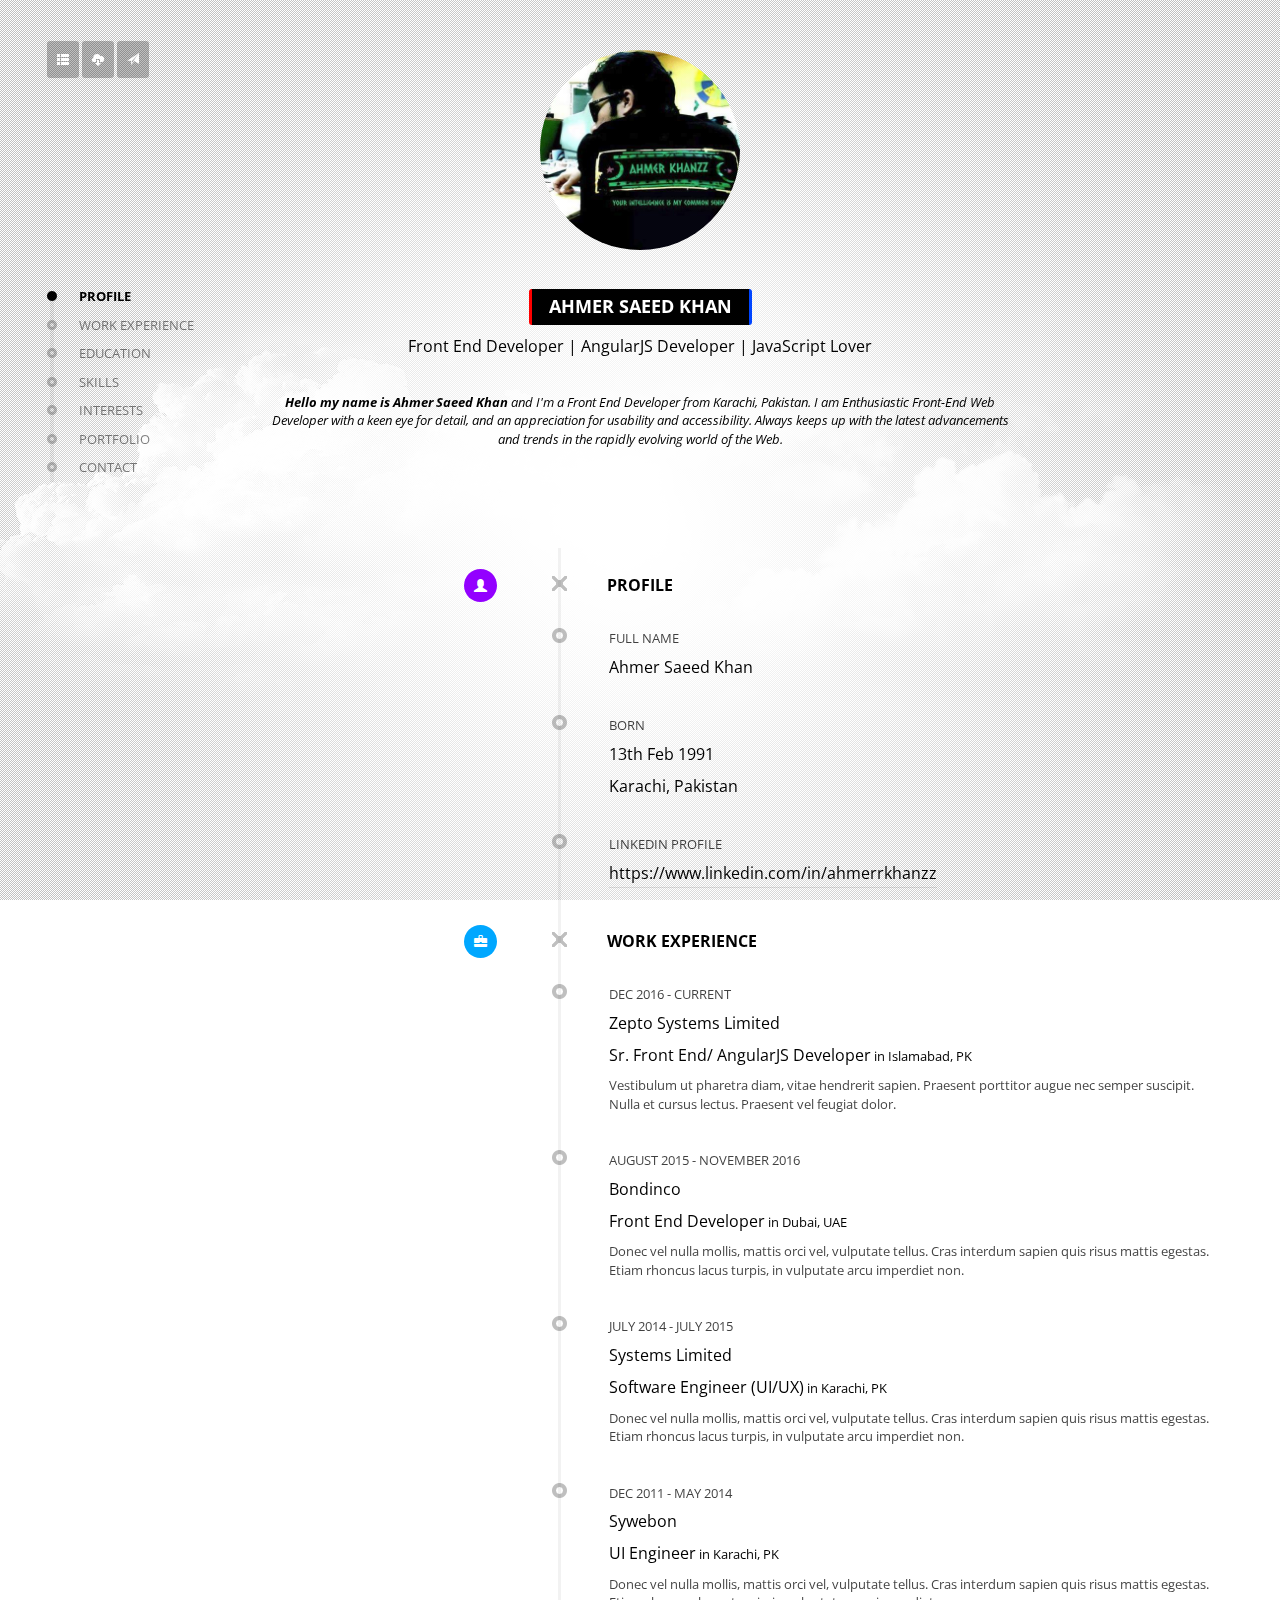
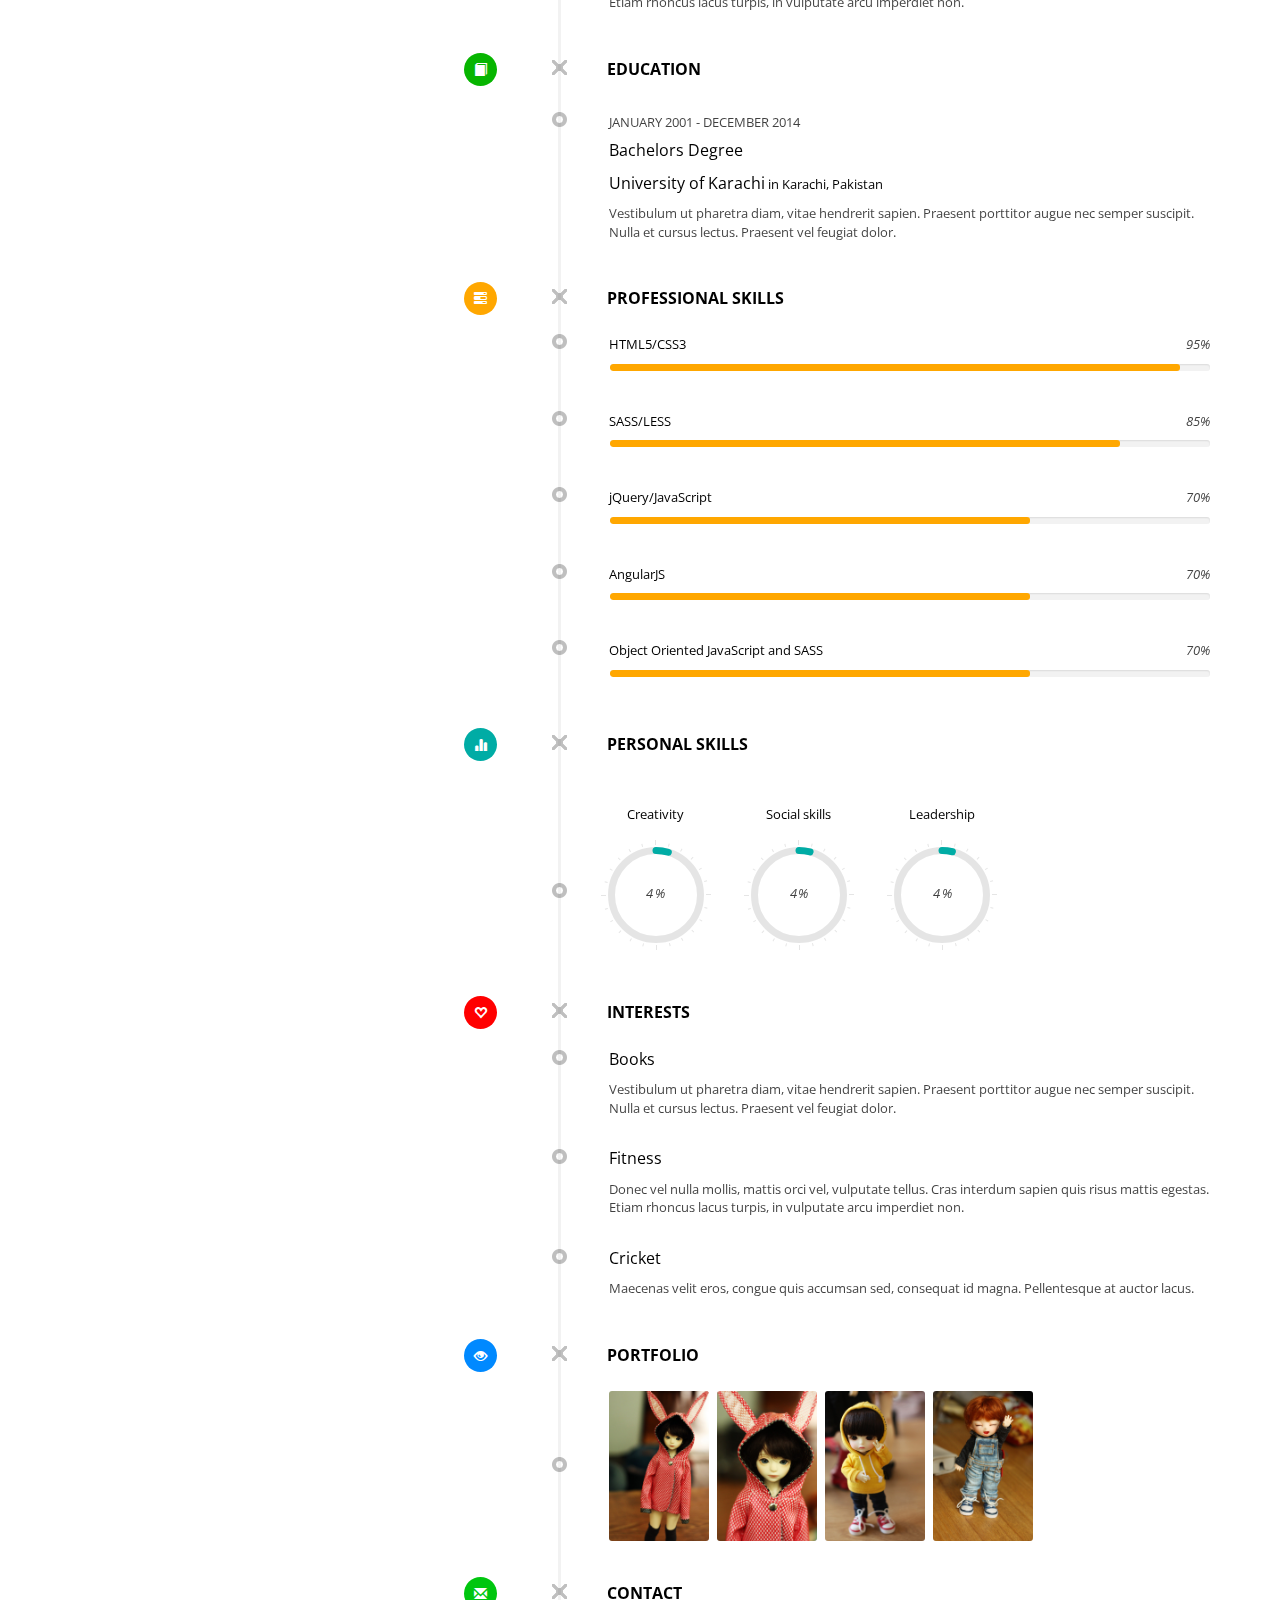
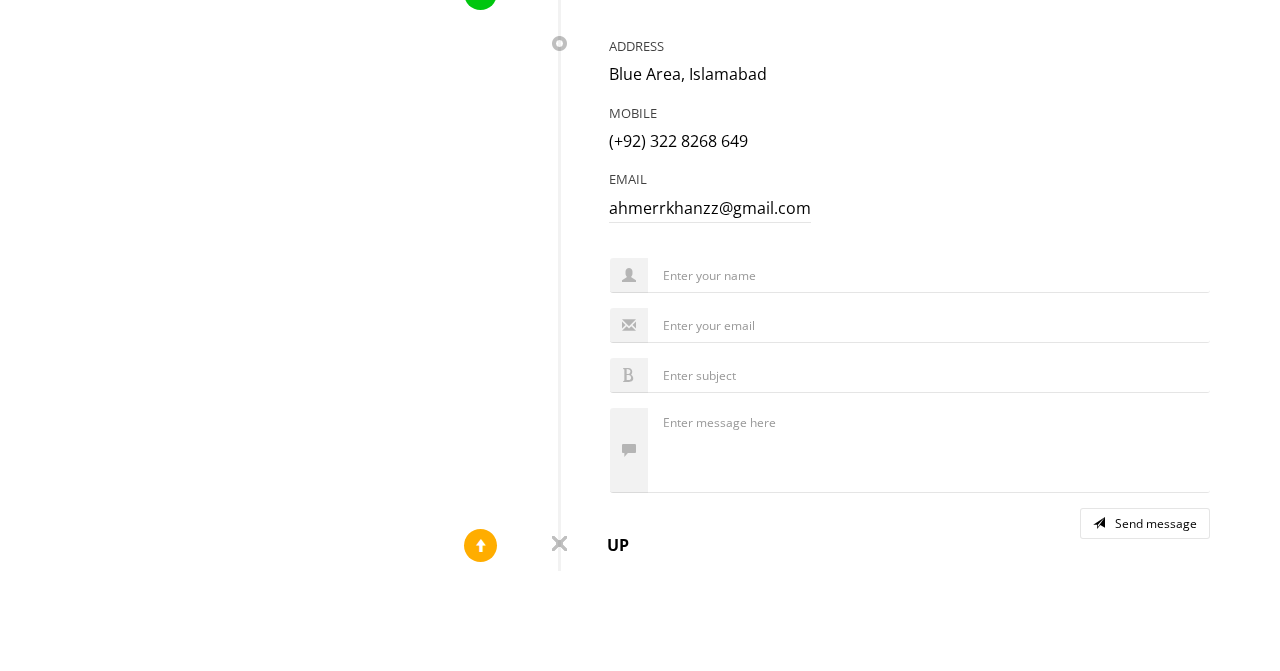
<file: index.html>
<!DOCTYPE html>

<!--[if lt IE 7 ]><html class="ie ie6" lang="en"> <![endif]-->
<!--[if IE 7 ]><html class="ie ie7" lang="en"> <![endif]-->
<!--[if IE 8 ]><html class="ie ie8" lang="en"> <![endif]-->
<!--[if (gte IE 9)|!(IE)]><!-->

<html class="not-ie" lang="en">
<!--<![endif]-->
    

<!-- Mirrored from brkor.nazwa.pl/resume-timeline/ by HTTrack Website Copier/3.x [XR&CO'2014], Tue, 28 Feb 2017 07:14:53 GMT -->
<head>
<meta charset="utf-8">
<meta name="description" content="description" />
<meta name="keywords" content="keywords"/>
<meta name="author" content="BRKOR" />
<meta name="viewport" content="width=device-width, initial-scale=1, maximum-scale=1"/>
<title>Resume Timeline</title>

<!-- google web font-->
<link href='https://fonts.googleapis.com/css?family=Open+Sans:300italic,400italic,600italic,700italic,400,300,600,700' rel='stylesheet' type='text/css'>
<!-- style sheets-->
<link rel="stylesheet" media="all" href="css/bootstrap.css" type="text/css"/>
<link rel="stylesheet" media="all" href="css/custom.css" type="text/css"/>

<!-- main jquery libraries / others are at the bottom-->
<script src="js/jquery.min.js" type="text/javascript"></script>
<script src="js/modernizr.js" type="text/javascript"></script>

</head>
<body>

<!-- Top icons -->
<div class="top-icons">
	<a class="top-menu hidden-xs hidden-sm" data-toggle="tooltip" data-placement="top" title="Menu toggle"><span class="glyphicon glyphicon-th-list"></span></a>
	<a href="#" class="top-download-resume hidden-xs hidden-sm" data-toggle="tooltip" data-placement="top" title="Download resume"><span class="glyphicon glyphicon-cloud-download"></span></a>
	<a class="top-contact hidden-xs hidden-sm" data-toggle="tooltip" data-placement="top" title="Contact me"><span class="glyphicon glyphicon-send"></span></a>
</div>
<!-- end Top icons -->

<!-- Navigation -->
<nav id="spy" class="spy hidden-sm hidden-xs">
    <ul>
        <li class="active"><a href="#profile">Profile</a></li>
        <li><a href="#work-experience">Work experience</a></li>
        <li><a href="#education">Education</a></li>
        <li><a href="#professional-skills">Skills</a></li>
        <li><a href="#interests">Interests</a></li>
        <li><a href="#portfolio">Portfolio</a></li>
        <li><a href="#contact">Contact</a></li>
    </ul>
</nav>
<!-- end Navigation -->
    
<!-- Navigation for small devices -->
<nav id="mini-nav" class="spy visible-sm visible-xs">
    <ul>
        <li class="dropdown">
            <a class="dropdown-toggle" data-toggle="dropdown">Menu</a>
            <ul class="dropdown-menu">
                <li class="active"><a href="#profile">Profile</a></li>
                <li><a href="#work-experience">Work experience</a></li>
                <li><a href="#education">Education</a></li>
                <li><a href="#professional-skills">Skills</a></li>
                <li><a href="#interests">Interests</a></li>
                <li><a href="#portfolio">Portfolio</a></li>
                <li><a href="#contact">Contact</a></li>
            </ul>
        </li>
      </ul>
</nav>
<!-- end Navigation for small devices -->
    
<!-- Header -->
<header id="header">
    <div class="container">
        <div class="row">
            <div class="col-sm-8 col-sm-offset-2 text-center">
                <img src="img/ahmer2.jpg" class="face" alt="">
                <hr class="empty">
                <p class="header-name">Ahmer Saeed Khan</p>
                <p class="header-title">Front End Developer | AngularJS Developer | JavaScript Lover</p>
                <p class="header-subtitle"><b>Hello my name is Ahmer Saeed Khan</b> and I'm a Front End Developer from Karachi, Pakistan. I am Enthusiastic Front-End Web Developer with a keen eye for detail, and an appreciation for usability and accessibility. Always keeps up with the latest advancements and trends in the rapidly evolving world of the Web.</p>
            </div>
        </div>
    </div>
</header>
<!-- end Header -->
	
<!-- Profile -->
<section id="profile" class="profile activate">
    <div class="container">
        <div class="row">
            <div class="col-sm-7 col-sm-offset-5">
                <ul>
                    <li class="title"><span class="glyphicon glyphicon-user"></span>Profile</li>
                    <li>
                        <span class="note">Full name</span>
                        <p><strong>Ahmer Saeed Khan</strong></p>
                    </li>
                    <li>
                        <span class="note">Born</span>
                        <p><strong>13th Feb 1991</strong></p>
                        <p><strong>Karachi, Pakistan</strong></p>
                    </li>
                    
                    <li>
                        <span class="note">LinkedIn Profile</span>
                        <p><strong><a href="#">https://www.linkedin.com/in/ahmerrkhanzz</a></strong></p>
                    </li>
                </ul>
            </div>
        </div>
    </div>
</section>
<!-- end Profile -->

<!-- Work experience -->
<section id="work-experience" class="work-experience">
    <div class="container">
        <div class="row">
            <div class="col-sm-7 col-sm-offset-5">
                <ul>
                    <li class="title"><span class="glyphicon glyphicon-briefcase"></span>Work experience</li>
                    <li>
                        <span class="note">Dec 2016 - Current</span>
                        <p><strong>Zepto Systems Limited</strong></p>
                        <p><strong>Sr. Front End/ AngularJS Developer</strong> in Islamabad, PK</p>
                        <p class="description">Vestibulum ut pharetra diam, vitae hendrerit sapien. Praesent porttitor augue nec semper suscipit. Nulla et cursus lectus. Praesent vel feugiat dolor.</p>
                    </li>
                    <li>
                        <span class="note">August 2015 - November 2016</span>
                        <p><strong>Bondinco</strong></p>
                        <p><strong>Front End Developer</strong> in Dubai, UAE</p>
                        <p class="description">Donec vel nulla mollis, mattis orci vel, vulputate tellus. Cras interdum sapien quis risus mattis egestas. Etiam rhoncus lacus turpis, in vulputate arcu imperdiet non.</p>
                    </li>
                    <li>
                        <span class="note">July 2014 - July 2015</span>
                        <p><strong>Systems Limited</strong></p>
                        <p><strong>Software Engineer (UI/UX)</strong> in Karachi, PK</p>
                        <p class="description">Donec vel nulla mollis, mattis orci vel, vulputate tellus. Cras interdum sapien quis risus mattis egestas. Etiam rhoncus lacus turpis, in vulputate arcu imperdiet non.</p>
                    </li>
                    <li>
                        <span class="note">Dec 2011 - May 2014</span>
                        <p><strong>Sywebon</strong></p>
                        <p><strong>UI Engineer</strong> in Karachi, PK</p>
                        <p class="description">Donec vel nulla mollis, mattis orci vel, vulputate tellus. Cras interdum sapien quis risus mattis egestas. Etiam rhoncus lacus turpis, in vulputate arcu imperdiet non.</p>
                    </li>
                </ul>
            </div>
        </div>
    </div>
</section>
<!-- end Work experience -->
    
<!-- Education -->
<section id="education" class="education">
    <div class="container">
        <div class="row">
            <div class="col-sm-7 col-sm-offset-5">
                <ul>
                    <li class="title"><span class="glyphicon glyphicon-book"></span>Education</li>
                    <li>
                        <span class="note">January 2001 - December 2014</span>
                        <p><strong>Bachelors Degree</strong></p>
                        <p><strong>University of Karachi</strong> in Karachi, Pakistan</p>
                        <p class="description">Vestibulum ut pharetra diam, vitae hendrerit sapien. Praesent porttitor augue nec semper suscipit. Nulla et cursus lectus. Praesent vel feugiat dolor.</p>
                    </li>
                </ul>
            </div>
        </div>
    </div>
</section>
<!-- end Education -->
    
<!-- Professional skills -->
<section id="professional-skills" class="professional-skills">
    <div class="container">
        <div class="row">
            <div class="col-sm-7 col-sm-offset-5">
                <ul>
                    <li class="title"><span class="glyphicon glyphicon-tasks"></span>Professional skills</li>
                    <li>
                        <p>HTML5/CSS3<span class="annotation pull-right">95%</span></p>
                        <div class="progress">
                            <div class="progress-bar progress-bar-success" role="progressbar" aria-valuenow="95" aria-valuemin="0" aria-valuemax="100"></div>
                        </div>
                    </li>
                    <li>
                        <p>SASS/LESS<span class="annotation pull-right">85%</span></p>
                        <div class="progress">
                            <div class="progress-bar progress-bar-success" role="progressbar" aria-valuenow="85" aria-valuemin="0" aria-valuemax="100"></div>
                        </div>
                    </li>
                    <li>
                        <p>jQuery/JavaScript<span class="annotation pull-right">70%</span></p>
                        <div class="progress">
                            <div class="progress-bar progress-bar-success" role="progressbar" aria-valuenow="70" aria-valuemin="0" aria-valuemax="100"></div>
                        </div>
                    </li>
                    <li>
                        <p>AngularJS<span class="annotation pull-right">70%</span></p>
                        <div class="progress">
                            <div class="progress-bar progress-bar-success" role="progressbar" aria-valuenow="70" aria-valuemin="0" aria-valuemax="100"></div>
                        </div>
                    </li>
                    <li>
                        <p>Object Oriented JavaScript and SASS<span class="annotation pull-right">70%</span></p>
                        <div class="progress">
                            <div class="progress-bar progress-bar-success" role="progressbar" aria-valuenow="70" aria-valuemin="0" aria-valuemax="100"></div>
                        </div>
                    </li>
                </ul>
            </div>
        </div>
    </div>
</section>
<!-- end Professional skills -->
    
<!-- Personal skills -->
<section id="personal-skills" class="personal-skills">
    <div class="container">
        <div class="row">
            <div class="col-sm-7 col-sm-offset-5">
                <ul>
                    <li class="title"><span class="glyphicon glyphicon-stats"></span>Personal skills</li>
                    <li>
                        <span class="chart" data-percent="95"><span class="skill">Creativity</span>
                            <span class="percent"></span>
                        </span>
                        <span class="chart" data-percent="85"><span class="skill">Social skills</span>
                            <span class="percent"></span>
                        </span>
                        <span class="chart" data-percent="80"><span class="skill">Leadership</span>
                            <span class="percent"></span>
                        </span>
                    </li>
                </ul>
            </div>
        </div>
    </div>
</section>
<!-- end Personal skills -->
    
<!-- Interests -->
<section id="interests" class="interests">
    <div class="container">
        <div class="row">
            <div class="col-sm-7 col-sm-offset-5">
                <ul>
                    <li class="title"><span class="glyphicon glyphicon-heart-empty"></span>Interests</li>
                    <li>
                        <p><strong>Books</strong></p>
                        <p class="description">Vestibulum ut pharetra diam, vitae hendrerit sapien. Praesent porttitor augue nec semper suscipit. Nulla et cursus lectus. Praesent vel feugiat dolor.</p>
                    </li>
                    <li>
                        <p><strong>Fitness</strong></p>
                        <p class="description">Donec vel nulla mollis, mattis orci vel, vulputate tellus. Cras interdum sapien quis risus mattis egestas. Etiam rhoncus lacus turpis, in vulputate arcu imperdiet non.</p>
                    </li>
                    <li>
                        <p><strong>Cricket</strong></p>
                        <p class="description">Maecenas velit eros, congue quis accumsan sed, consequat id magna. Pellentesque at auctor lacus.</p>
                    </li>
                </ul>
            </div>
        </div>
    </div>
</section>
<!-- end Interests -->
    
<!-- Portfolio -->
<section id="portfolio" class="portfolio">
    <div class="container">
        <div class="row">
            <div class="col-sm-7 col-sm-offset-5">
                <ul>
                    <li class="title"><span class="glyphicon glyphicon-eye-open"></span>Portfolio</li>
                    <li class="static">
                        <img src="img/1.jpg" alt="" data-toggle="modal" data-target="#modal1">
                        <img src="img/2.jpg" alt="" data-toggle="modal" data-target="#modal2">
                        <img src="img/3.jpg" alt="" data-toggle="modal" data-target="#modal3">
                        <img src="img/4.jpg" alt="" data-toggle="modal" data-target="#modal4">
                    </li>
                </ul>
            </div>
        </div>
    </div>
</section>
<!-- end Portfolio -->
    
<!-- Modal - photos in zoom-->
<div id="modal1" class="modal fade" tabindex="-1" role="dialog" aria-labelledby="modal1" aria-hidden="true">
    <div class="modal-dialog">
        <div class="modal-box">
            <img src="img/1.jpg" alt="">
        </div>
    </div>
</div>
<div id="modal2" class="modal fade" tabindex="-1" role="dialog" aria-labelledby="modal2" aria-hidden="true">
    <div class="modal-dialog">
        <div class="modal-box">
            <img src="img/2.jpg" alt="">
        </div>
    </div>
</div>
<div id="modal3" class="modal fade" tabindex="-1" role="dialog" aria-labelledby="modal3" aria-hidden="true">
    <div class="modal-dialog">
        <div class="modal-box">
            <img src="img/3.jpg" alt="">
        </div>
    </div>
</div>
<div id="modal4" class="modal fade" tabindex="-1" role="dialog" aria-labelledby="modal4" aria-hidden="true">
    <div class="modal-dialog">
        <div class="modal-box">
            <img src="img/4.jpg" alt="">
        </div>
    </div>
</div>
<!-- end Modal - photos in zoom-->
    
<!-- Contact -->
<section id="contact" class="contact">
    <div class="container">
        <div class="row">
            <div class="col-sm-7 col-sm-offset-5">
                <ul>
                    <li class="title"><span class="glyphicon glyphicon-envelope"></span>Contact</li>
                    <li class="static">
                        <span class="note">Address</span>
                        <p><strong>Blue Area, Islamabad</strong></p>
                        <!--<p><strong>Victoria 3000 Australia</strong></p>-->
                        <span class="note">Mobile</span>
                        <p><strong>(+92) 322 8268 649</strong></p>
                        <span class="note">Email</span>
                        <p><strong><a href="#">ahmerrkhanzz@gmail.com</a></strong></p>
                        <hr class="empty">
                        <form action="" method="post">
                            <div class="form-group input-group">
                                <span class="input-group-addon"><span class="glyphicon glyphicon-user"></span></span>
                                <input name="yourname" type="text" class="form-control" id="inputname" placeholder="Enter your name">
                            </div>
                            <div class="form-group input-group">
                                <span class="input-group-addon"><span class="glyphicon glyphicon-envelope"></span></span>
                                <input name="email" type="email" class="form-control" id="inputemail" placeholder="Enter your email">
                            </div>
                            <div class="form-group input-group">
                                <span class="input-group-addon"><span class="glyphicon glyphicon-bold"></span></span>
                                <input name="subject" type="text" class="form-control" id="inputsubject" placeholder="Enter subject">
                            </div>
                            <div class="form-group input-group">
                                <span class="input-group-addon"><span class="glyphicon glyphicon-comment"></span></span>
                                <textarea name="comments" class="form-control" id="inputmessage" rows="3" placeholder="Enter message here"></textarea>
                            </div>
                            <button type="submit" class="btn btn-success pull-right"><span class="glyphicon glyphicon-send"></span> Send message</button>
                        </form>
                    </li>
                    <li class="title up"><span class="glyphicon glyphicon-arrow-up"></span>Up</li>
                </ul>
            </div>
        </div>
    </div>
</section>
<!-- end Contact -->

<!-- Java Script -->
<!-- Placed at the end of the document so the pages load faster -->
<script src="js/bootstrap.min.js"></script>
<script src="js/bootstrap-progressbar.js"></script>
<script src="js/spy.js"></script>
<script src="js/scripts.js"></script>
<!-- Charts -->
<script src="js/jquery.easypiechart.js"></script>
<script src="js/chart.js"></script>

</body>

<!-- Mirrored from brkor.nazwa.pl/resume-timeline/ by HTTrack Website Copier/3.x [XR&CO'2014], Tue, 28 Feb 2017 07:15:18 GMT -->
</html>
</file>
<file: css/custom.css>
/* ------------------------------------------------------------- */
/* ---------------------------BRKOR----------------------------- */
/* ------------------------------------------------------------- */

/* General Styles ---------------------------------------------- */

body {
    background: url('../img/bg.png');
    background-position: top center;
    background-attachment: fixed;
    background-color: #fff;
    color: #000;
    font-family: 'Open Sans', sans-serif;
    font-size: 13px;
	overflow-x: hidden;
}

header {
	margin-top: 50px;
}

a {
    color: #000;
    text-decoration: none;
    outline: none;
    outline-offset: 0;
    padding-bottom: 3px;
    border-bottom: 1px solid rgba(0, 0, 0, 0.1);
    -webkit-transition: all .3s ease;
    -moz-transition: all .3s ease;
    transition: all .3s ease;
}

a:hover, 
a:active, 
a:focus {
    color: #000;
    text-decoration: none;
    outline: none;
    outline-offset: 0;
    border-bottom: 1px solid #000;
}


h1, h2, h3, h4, h5, h6, .h1, .h2, .h3, .h4, .h5, .h6 {
    font-family: 'Segoe UI', 'Open Sans', sans-serif;    
}

.col-xs-1, .col-sm-1, .col-md-1, .col-lg-1, .col-xs-2, .col-sm-2, .col-md-2, .col-lg-2, .col-xs-3, .col-sm-3, .col-md-3, .col-lg-3, .col-xs-4, .col-sm-4, .col-md-4, .col-lg-4, .col-xs-5, .col-sm-5, .col-md-5, .col-lg-5, .col-xs-6, .col-sm-6, .col-md-6, .col-lg-6, .col-xs-7, .col-sm-7, .col-md-7, .col-lg-7, .col-xs-8, .col-sm-8, .col-md-8, .col-lg-8, .col-xs-9, .col-sm-9, .col-md-9, .col-lg-9, .col-xs-10, .col-sm-10, .col-md-10, .col-lg-10, .col-xs-11, .col-sm-11, .col-md-11, .col-lg-11, .col-xs-12, .col-sm-12, .col-md-12, .col-lg-12 {
    padding-right: 15px;
    padding-left: 15px;
}

.title {
    font-size: larger;
    font-weight: bold;
    text-transform: uppercase;
    padding-left: 0px;
}

.title:hover {
    padding-left: 0px !important;
}

.title .glyphicon {
    background-color: rgba(0, 0, 0, 0.75);
    color: #fff;
    left: -110px;
    padding: 10px;
    -webkit-border-radius: 20px;
    -moz-border-radius: 20px;
    border-radius: 20px;
    font-size: smaller;
}

hr {
    margin-top: 10px;
    margin-bottom: 15px;
    border: 0;
    border-top: 3px solid rgba(0, 0, 0, 0.1);
}

hr.empty {
    padding: 7px 0;
    border: 0;
}

strong {
    font-size: larger;
    font-weight: normal;
}


.progress {
    background-color: rgba(0, 0, 0, 0.05);
    height: 7px;
    margin-left: 9px;
    -webkit-border-radius: 3px;
    -moz-border-radius: 3px;
    border-radius: 3px;
}

.progress-bar {
    width: 0;
    -webkit-border-radius: 3px;
    -moz-border-radius: 3px;
    border-radius: 3px;
    -webkit-box-shadow: none;
    -moz-box-shadow: none;
    box-shadow: none;
    -webkit-transition: width 3s ease;
    -moz-transition: width 3s ease;
    transition: width 3s ease;
}

.progress-bar-success {
    background-color: #ffa700;
}

.annotation {
    float: right;
    opacity: .75;
    font-style: italic;
}

.chart {
    position: relative;
    display: inline-block;
    width: 110px;
    height: 110px;
    margin-top: 25px;
    margin-bottom: 50px;
    margin-right: 5%;
    text-align: center;
}

.chart canvas {
    position: absolute;
    top: 35px;
    left: 0;
}

.percent {
    display: inline-block;
    line-height: 140px;
    z-index: 2;
    opacity: .75;
    font-style: italic;
}

.percent:after {
    content: '%';
    margin-left: 0.1em;
}

.skill {
    display: block;
}

ul {
    padding: 10px 0 0 13px;
    margin: 0;
    border-left: 3px solid rgba(0, 0, 0, 0.05);
}


ul li {
    list-style-image: url('../img/list-style.png');
    padding: 10px 0 10px 27px;
    -webkit-transition: all .3s ease;
    -moz-transition: all .3s ease;
    transition: all .3s ease;
}

ul li:hover {
    list-style-image: url('../img/list-style-on.png');
    padding-left: 40px !important;
}

.static:hover {
    padding-left: 27px !important;
}

ul li p {
    padding-left: 8px;
}

ul .note {
    display: inline-block;
    margin: 8px;
    opacity: .75;
    text-transform: uppercase;
}

ul .description {
    opacity: .75;
}

.title {
    list-style-image: url('../img/ls.png') !important;
}

.title:hover {
    padding-left: 0px !important;
}

/* Top icons ------------------------------------------------- */

.top-icons {
	position: fixed;
    top: 50px;
    left: 47px;
	width: 100%;
}

.top-menu {
    background-color: rgba(0, 0, 0, 0.25);
    color: #fff;
    padding: 10px;
    font-size: 12px;
    -webkit-border-radius: 3px;
    -moz-border-radius: 3px;
    border-radius: 3px;
    border-bottom: 0;
    cursor: pointer;
    -webkit-transition: all .3s ease;
    -moz-transition: all .3s ease;
    transition: all .3s ease;
}

.top-menu:hover {
    background-color: #00ce08;
    color: #fff;
    border-bottom: 0;
}

.top-download-resume {
    background-color: rgba(0, 0, 0, 0.25);
    color: #fff;
    padding: 10px;
    font-size: 12px;
    -webkit-border-radius: 3px;
    -moz-border-radius: 3px;
    border-radius: 3px;
    border-bottom: 0;
    -webkit-transition: all .3s ease;
    -moz-transition: all .3s ease;
    transition: all .3s ease;
}

.top-download-resume:hover {
    background-color: #0093ff;
    color: #fff;
    border-bottom: 0;
}

.top-contact {
    background-color: rgba(0, 0, 0, 0.25);
    color: #fff;
    padding: 10px;
    font-size: 12px;
    -webkit-border-radius: 3px;
    -moz-border-radius: 3px;
    border-radius: 3px;
    border-bottom: 0;
    cursor: pointer;
    -webkit-transition: all .3s ease;
    -moz-transition: all .3s ease;
    transition: all .3s ease;
}

.top-contact:hover {
    background-color: #ff003b;
    color: #fff;
    border-bottom: 0;
}

/* Nav ------------------------------------------------- */

nav {
    position: fixed;
    top: 33%;
    left: 50px;
    z-index: 999;
}

nav ul {
    padding: 10px 0 0 10px;
    margin: 0px;
    border-left: 4px solid rgba(0, 0, 0, 0.05);
}

nav ul li:first-child {
    margin-top: -25px;
}

nav ul li {
    list-style-image: url('../img/list-style-nav.png');
    padding: 5px 15px;
    font-size: 13px;
    text-transform: uppercase;
    cursor: pointer;
    -webkit-transition: all .3s ease;
    -moz-transition: all .3s ease;
    transition: all .3s ease;
}

nav ul li:hover {
    list-style-image: url('../img/list-style-nav-on.png');
    padding-left: 25px !important;
    color: #000;
}

nav ul li:hover a {
    color: #000;
}

nav ul li.active {
    list-style-image: url('../img/list-style-nav-on.png');
    color: #000;
}

nav a {
    border-bottom: 0;
}

nav a:hover, 
nav a:active, 
nav a:focus {
    border-bottom: 0;
}

nav li a {
    border-bottom: 0;
    color: rgba(0, 0, 0, 0.5);
}

nav .active a {
    color: #000;
    font-weight: bold;
}

#mini-nav {
    background-color: #fff;
    position: fixed;
    width: 100%;
    top: 0;
    left: 0;
    text-align: center;
    font-weight: bold;
}

#mini-nav ul {
    width: 100%;
    border: 0;
    padding: 7px 0 10px 0;
    
}

#mini-nav ul li {
    list-style-image: none;
    padding: 0 !important;
}

#mini-nav ul li:first-child {
    margin-top: 0;
}

#mini-nav .dropdown-menu {
    margin: 0;
    font-size: 14px;
    list-style: none;
    background-color: #fff;
    border: 0;
    border-radius: 0;
    -webkit-box-shadow: none;
    box-shadow: none;
}

.dropdown-menu > .active > a, 
.dropdown-menu > .active > a:hover, 
.dropdown-menu > .active > a:focus {
    background-color: #000;
}

/* Header ------------------------------------------------- */

.face {
    height: 200px;
    width: 200px;
    border-radius: 50%;
}

.header-name {
    background-color: #000;
    padding: 5px 17px;
    display: inline-block;
    color: #fff;
    font-size: 18px;
    font-weight: 700;
    text-transform: uppercase;
    -webkit-border-radius: 3px;
    -moz-border-radius: 3px;
    border-radius: 3px;
    border-left: 3px solid #f00;
    border-right: 3px solid #0045ff;
}

.header-title {
    font-size: 16px;
}

.header-subtitle {
    padding-top: 25px;
    font-style: italic;
    margin-bottom: 100px;
}

/* Profile ------------------------------------------------- */

.profile .title .glyphicon{
    background-color: #9300ff;
}

/* Work experience ------------------------------------------------- */

.work-experience .title .glyphicon{
    background-color: #00a7ff;
}

/* Education ------------------------------------------------- */

.education .title .glyphicon{
    background-color: #07b500;
}

/* Professional skills ------------------------------------------------- */

.professional-skills .title .glyphicon{
    background-color: #ffa700;
}

/* Personal skills ------------------------------------------------- */

.personal-skills .title .glyphicon{
    background-color: #00aca5;
}

/* Interests ------------------------------------------------- */

.interests .title .glyphicon{
    background-color: #f00;
}

/* Portfolio ------------------------------------------------ */

.portfolio .title .glyphicon{
    background-color: #0089ff;
}

.portfolio img {
    width: 100px;
    margin-right: 5px;
    margin-bottom: 5px;
    -webkit-border-radius: 3px;
    -moz-border-radius: 3px;
    border-radius: 3px;
    cursor: pointer;
    -webkit-transition: all .3s ease;
    -moz-transition: all .3s ease;
    transition: all .3s ease;
}

.portfolio img:hover {
    opacity: .75;
}

.portfolio img:first-child {
    margin-left: 8px;
}

.dismiss {
    position: relative;
    background-color: rgba(0, 0, 0, 0.25);
    top: -4px;
    left: 100%;
    color: #fff;
    padding: 5px 7px;
    -webkit-border-radius: 3px;
    -moz-border-radius: 3px;
    border-radius: 3px;
    border-bottom: 0 !important;
    z-index: -1;
    -webkit-transition: all 0.3s ease;
    -moz-transition: all 0.3s ease;
    transition: all 0.3s ease;
}

.dismiss:hover {
    background-color: #fff;
}

.modal {
	text-align: center;
}

.modal img {
    -webkit-border-radius: 3px;
    -moz-border-radius: 3px;
    border-radius: 3px;
}

/* Contact Form ------------------------------------------------ */

.contact .title .glyphicon{
    background-color: #00c60f;
}

.contact ul li:hover {
    padding-left: 27px;
}

form {
    margin-left: 9px;
}

.contact-on {
    position: fixed;
    bottom: 50px;
    background: #202020;
    height: auto;
    width: 100%;
    padding-top: 35px;
    padding-bottom: 25px;
    z-index: 999;
    display: none;
}

.form-control {
    display: block;
    width: 100%;
    height: 35px;
    padding: 6px 15px;
    font-size: 12px;
    color: #000;
    background-color: rgba(255, 255, 255, 0.75);
    background-image: none;
    border: 0;
    border-bottom: 1px solid rgba(0, 0, 0, 0.1);
    -webkit-border-radius: 3px;
    -moz-border-radius: 3px;
    border-radius: 3px;
    -webkit-box-shadow: none;
    -moz-box-shadow: none;
    box-shadow: none;
}

.form-control:focus {
    border: 0;
    background-color: #fff;
    color: #000;
}

textarea.form-control {
    height: 85px;
    resize: none;
}

.input-group-addon {
    color: #000;
    background-color: rgba(0, 0, 0, 0.05);
    border: 0;
    border-bottom: 1px solid rgba(0, 0, 0, 0.1);
    -webkit-border-radius: 3px;
    -moz-border-radius: 3px;
    border-radius: 3px;
}

form .glyphicon {
    opacity: .25;
}

.btn-success {
    font-size: 12px;
    color: #000;
    background-color: rgba(255, 255, 255, 0.5);
    border-color: rgba(0, 0, 0, 0.1);
    -webkit-border-radius: 3px;
    -moz-border-radius: 3px;
    border-radius: 3px;
    -webkit-transition: all .3s ease;
    -moz-transition: all .3s ease;
    transition: all .3s ease;
}

.btn .glyphicon {
    margin-right: 7px;
    opacity: 1;
}

.btn-success:hover, 
.btn-success:focus, 
.btn-success:active, 
.btn-success.active {
    color: #fff;
    background-color: #15b900;
    border-color: rgba(0, 0, 0, 0.1);
}

/* Up ------------------------------------------------ */

.contact .title.up .glyphicon{
    background-color: #ffad00;
}

.up {
	margin-bottom: 100px;
    cursor: pointer;
}

/* Settings ------------------------------------------------ */

.settings {
    background-color: rgba(0, 0, 0, 0.75);
    position: fixed;
	top: 41px;
    left: -200px;
    width: 200px;
    height: 120px;
    color: #fff;
    z-index: 1000;
    -webkit-transition: all .3s ease;
    -moz-transition: all .3s ease;
    transition: all .3s ease;
}

.settings:hover {
    left: 0;
}

.settings .glyphicon {
    background-color: rgba(0, 0, 0, 0.75);
    position: relative;
    top: 0;
    left: 100%;
    padding: 12px;
    border-radius: 0 3px 3px 0;
}

.settings .btn {
    display: block;
    border: 0;
    color: #fff;
    border-radius: 0;
    margin: 0 20px;
    font-size: 13px;
}

.settings .btn:hover {
    background-color: #fff;
    color: #000;
}

.settings .btn.active {
    background-color: #0066ff;
    color: #fff;
    -webkit-box-shadow: none;
    -moz-box-shadow: none;
    box-shadow: none;
}
</file>
